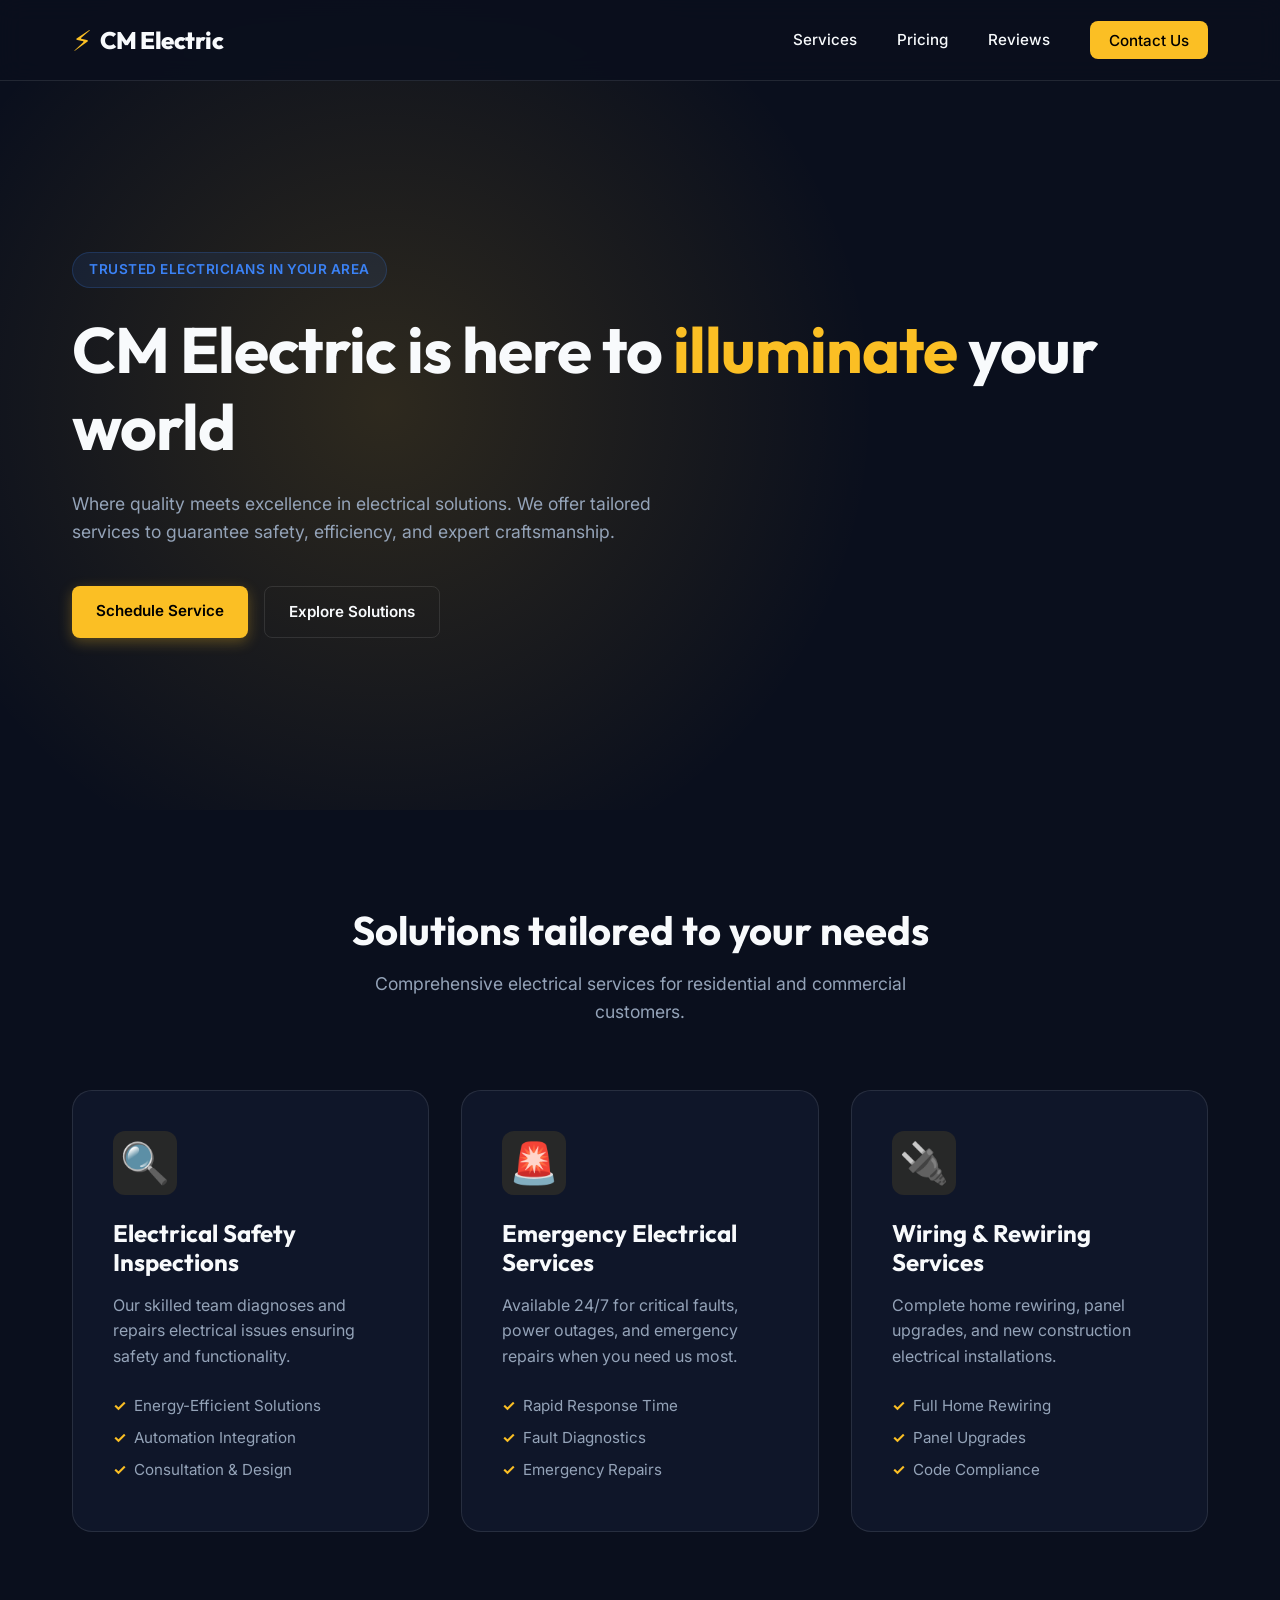
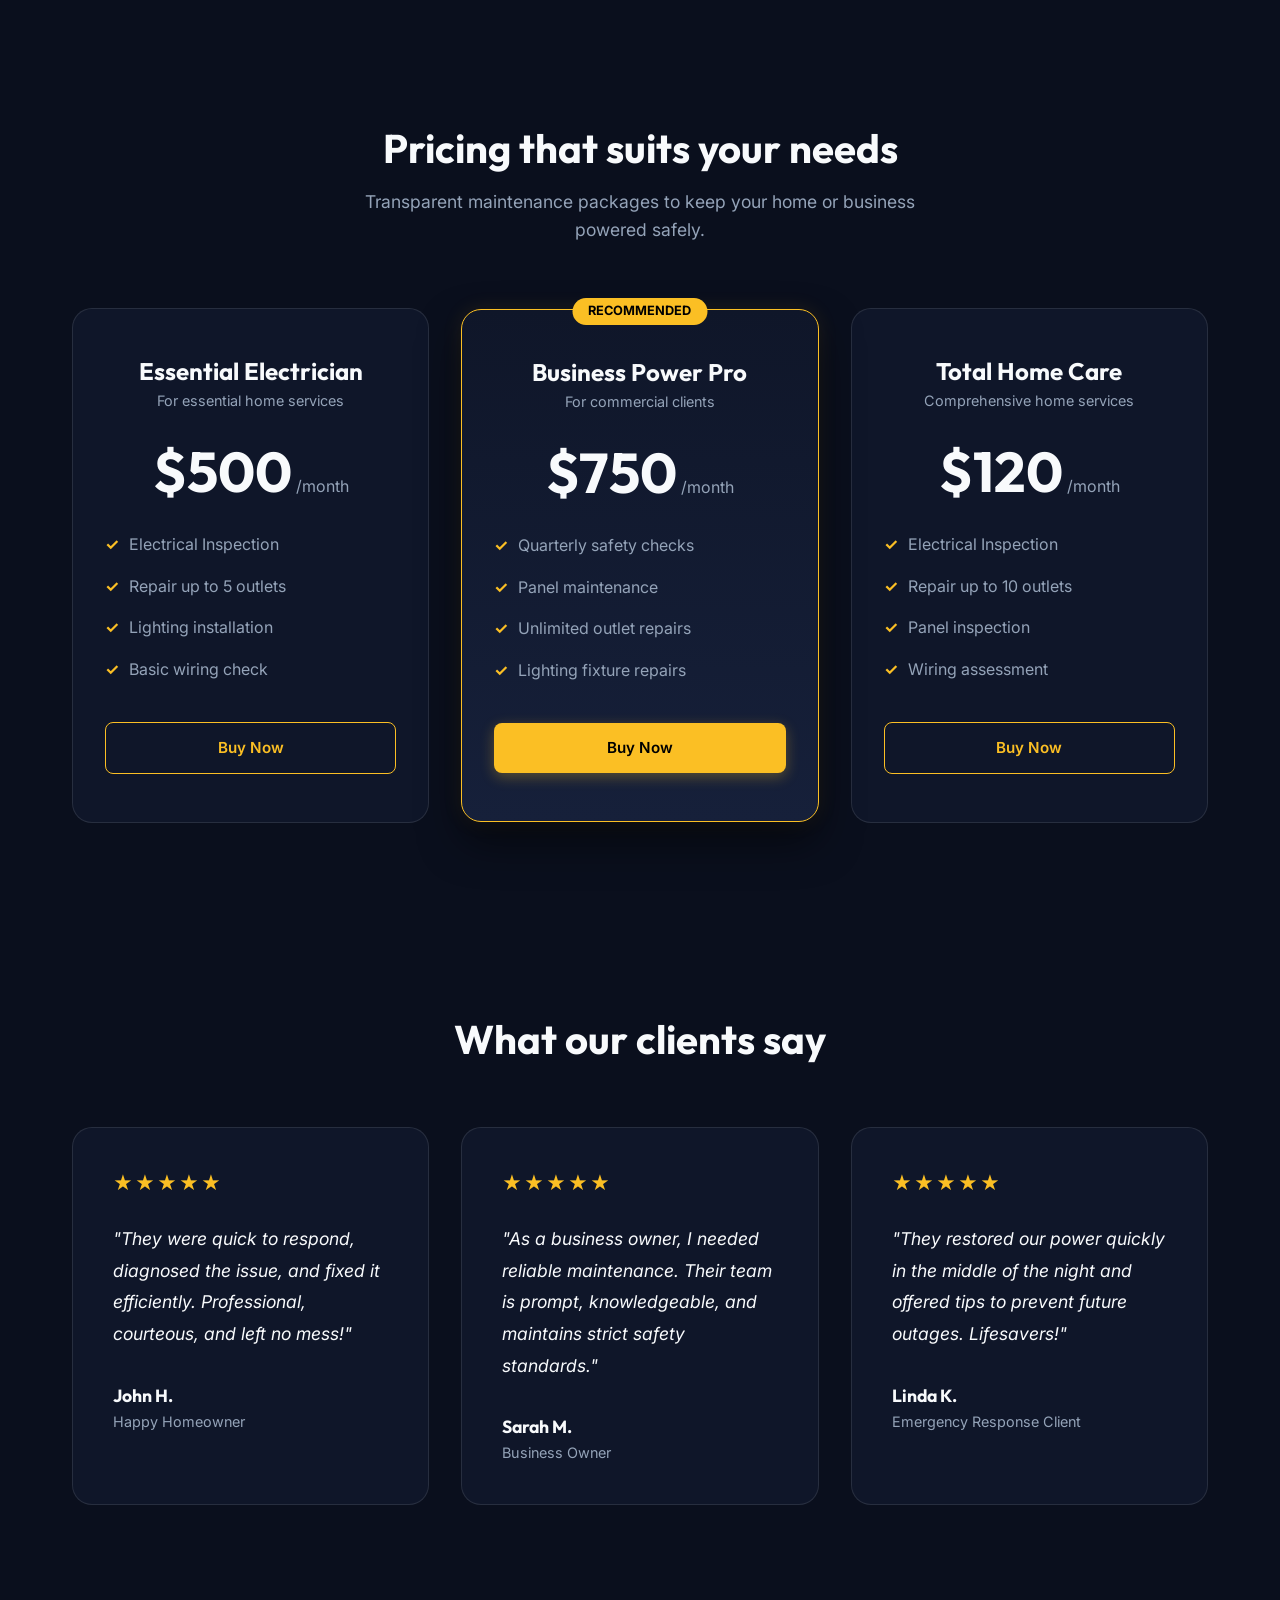
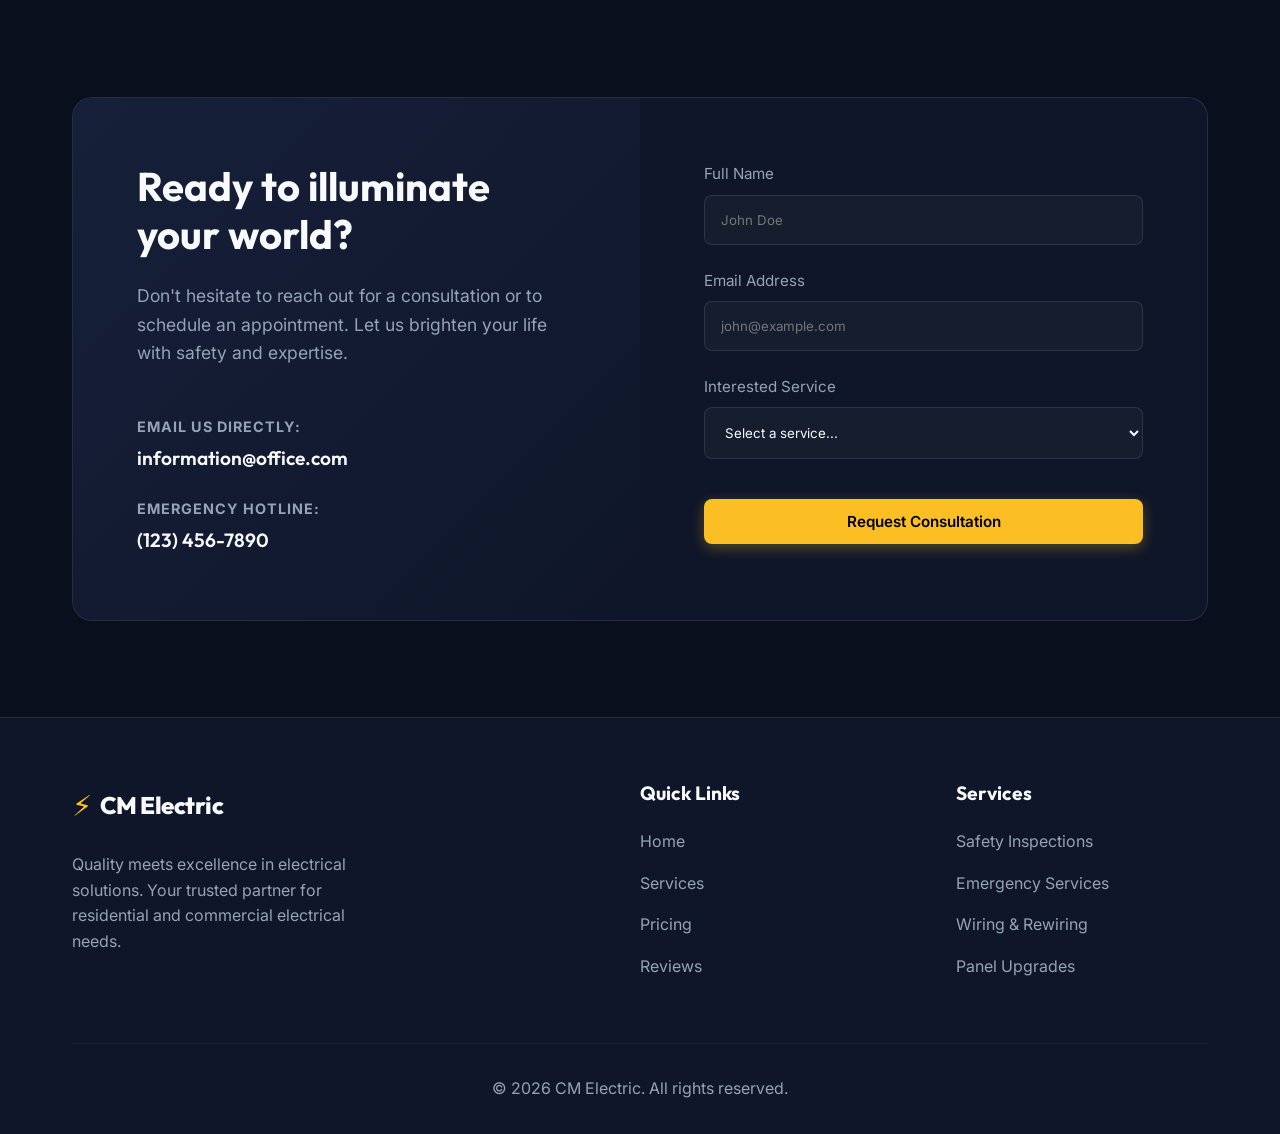
<file: index.html>
<!DOCTYPE html>
<html lang="en">
<head>
    <meta charset="UTF-8">
    <meta name="viewport" content="width=device-width, initial-scale=1.0">
    <meta name="description" content="CM Electric - Residential and Commercial Electricians providing quality electrical solutions, safety inspections, wiring, and emergency services.">
    <title>CM Electric | Quality Electrical Solutions</title>
    
    <!-- Google Fonts -->
    <link rel="preconnect" href="https://fonts.googleapis.com">
    <link rel="preconnect" href="https://fonts.gstatic.com" crossorigin>
    <link href="https://fonts.googleapis.com/css2?family=Inter:wght@400;500;600&family=Outfit:wght@500;700;800&display=swap" rel="stylesheet">
    
    <link rel="stylesheet" href="css/styles.css">
</head>
<body>
    <header class="header" id="header">
        <div class="container header-container">
            <a href="#" class="logo">
                <span class="logo-icon">⚡</span>
                <span class="logo-text">CM Electric</span>
            </a>
            
            <nav class="nav" id="nav-menu">
                <ul class="nav-list">
                    <li class="nav-item"><a href="services.html" class="nav-link">Services</a></li>
                    <li class="nav-item"><a href="#pricing" class="nav-link">Pricing</a></li>
                    <li class="nav-item"><a href="#reviews" class="nav-link">Reviews</a></li>
                    <li class="nav-item"><a href="#contact" class="nav-link nav-btn">Contact Us</a></li>
                </ul>
            </nav>
            
            <button class="mobile-toggle" id="mobile-toggle" aria-label="Toggle menu">
                <span></span>
                <span></span>
                <span></span>
            </button>
        </div>
    </header>

    <main>
        <!-- Hero Section -->
        <section class="hero" id="home">
            <div class="hero-container">
                <div class="hero-content">
                    <div class="badge">Trusted Electricians in Your Area</div>
                    <h1 class="hero-title">CM Electric is here to <span>illuminate</span> your world</h1>
                    <p class="hero-description">Where quality meets excellence in electrical solutions. We offer tailored services to guarantee safety, efficiency, and expert craftsmanship.</p>
                    <div class="hero-actions">
                        <a href="#contact" class="btn btn-primary">Schedule Service</a>
                        <a href="#services" class="btn btn-secondary">Explore Solutions</a>
                    </div>
                </div>
            </div>
            <!-- Decorative Background Elements -->
            <div class="bg-glow glow-1"></div>
            <div class="bg-glow glow-2"></div>
        </section>

        <!-- Services Section -->
        <section class="services section" id="services">
            <div class="container section-container">
                <div class="section-header text-center">
                    <h2 class="section-title">Solutions tailored to your needs</h2>
                    <p class="section-subtitle">Comprehensive electrical services for residential and commercial customers.</p>
                </div>
                
                <div class="services-grid">
                    <a href="safety-inspections.html" class="service-card">
                        <div class="service-icon">🔍</div>
                        <h3 class="service-title">Electrical Safety Inspections</h3>
                        <p class="service-desc">Our skilled team diagnoses and repairs electrical issues ensuring safety and functionality.</p>
                        <ul class="service-features">
                            <li>Energy-Efficient Solutions</li>
                            <li>Automation Integration</li>
                            <li>Consultation & Design</li>
                        </ul>
                    </a>

                    <a href="emergency-services.html" class="service-card">
                        <div class="service-icon">🚨</div>
                        <h3 class="service-title">Emergency Electrical Services</h3>
                        <p class="service-desc">Available 24/7 for critical faults, power outages, and emergency repairs when you need us most.</p>
                        <ul class="service-features">
                            <li>Rapid Response Time</li>
                            <li>Fault Diagnostics</li>
                            <li>Emergency Repairs</li>
                        </ul>
                    </a>

                    <a href="wiring-and-rewiring.html" class="service-card">
                        <div class="service-icon">🔌</div>
                        <h3 class="service-title">Wiring & Rewiring Services</h3>
                        <p class="service-desc">Complete home rewiring, panel upgrades, and new construction electrical installations.</p>
                        <ul class="service-features">
                            <li>Full Home Rewiring</li>
                            <li>Panel Upgrades</li>
                            <li>Code Compliance</li>
                        </ul>
                    </a>
                </div>
            </div>
        </section>

        <!-- Pricing Section -->
        <section class="pricing section" id="pricing">
            <div class="container section-container">
                <div class="section-header text-center">
                    <h2 class="section-title">Pricing that suits your needs</h2>
                    <p class="section-subtitle">Transparent maintenance packages to keep your home or business powered safely.</p>
                </div>

                <div class="pricing-grid">
                    <!-- Package 1 -->
                    <div class="pricing-card">
                        <h3 class="package-name">Essential Electrician</h3>
                        <p class="package-target">For essential home services</p>
                        <div class="package-price"><span>$500</span>/month</div>
                        <ul class="package-features">
                            <li>Electrical Inspection</li>
                            <li>Repair up to 5 outlets</li>
                            <li>Lighting installation</li>
                            <li>Basic wiring check</li>
                        </ul>
                        <a href="#contact" class="btn btn-outline block-btn">Buy Now</a>
                    </div>
                    
                    <!-- Package 2 (Highlighted) -->
                    <div class="pricing-card popular">
                        <div class="popular-badge">Recommended</div>
                        <h3 class="package-name">Business Power Pro</h3>
                        <p class="package-target">For commercial clients</p>
                        <div class="package-price"><span>$750</span>/month</div>
                        <ul class="package-features">
                            <li>Quarterly safety checks</li>
                            <li>Panel maintenance</li>
                            <li>Unlimited outlet repairs</li>
                            <li>Lighting fixture repairs</li>
                        </ul>
                        <a href="#contact" class="btn btn-primary block-btn">Buy Now</a>
                    </div>

                    <!-- Package 3 -->
                    <div class="pricing-card">
                        <h3 class="package-name">Total Home Care</h3>
                        <p class="package-target">Comprehensive home services</p>
                        <div class="package-price"><span>$120</span>/month</div>
                        <ul class="package-features">
                            <li>Electrical Inspection</li>
                            <li>Repair up to 10 outlets</li>
                            <li>Panel inspection</li>
                            <li>Wiring assessment</li>
                        </ul>
                        <a href="#contact" class="btn btn-outline block-btn">Buy Now</a>
                    </div>
                </div>
            </div>
        </section>

        <!-- Testimonials -->
        <section class="reviews section" id="reviews">
            <div class="container section-container">
                <div class="section-header text-center">
                    <h2 class="section-title">What our clients say</h2>
                </div>
                
                <div class="reviews-grid">
                    <div class="review-card">
                        <div class="review-stars">★★★★★</div>
                        <p class="review-text">"They were quick to respond, diagnosed the issue, and fixed it efficiently. Professional, courteous, and left no mess!"</p>
                        <div class="review-author">
                            <strong>John H.</strong>
                            <span>Happy Homeowner</span>
                        </div>
                    </div>
                    <div class="review-card">
                        <div class="review-stars">★★★★★</div>
                        <p class="review-text">"As a business owner, I needed reliable maintenance. Their team is prompt, knowledgeable, and maintains strict safety standards."</p>
                        <div class="review-author">
                            <strong>Sarah M.</strong>
                            <span>Business Owner</span>
                        </div>
                    </div>
                    <div class="review-card">
                        <div class="review-stars">★★★★★</div>
                        <p class="review-text">"They restored our power quickly in the middle of the night and offered tips to prevent future outages. Lifesavers!"</p>
                        <div class="review-author">
                            <strong>Linda K.</strong>
                            <span>Emergency Response Client</span>
                        </div>
                    </div>
                </div>
            </div>
        </section>

        <!-- Contact/CTA Section -->
        <section class="contact section" id="contact">
            <div class="container section-container">
                <div class="contact-box">
                    <div class="contact-info">
                        <h2 class="contact-title">Ready to illuminate your world?</h2>
                        <p class="contact-desc">Don't hesitate to reach out for a consultation or to schedule an appointment. Let us brighten your life with safety and expertise.</p>
                        <div class="contact-methods">
                            <div class="method">
                                <strong>Email Us directly:</strong>
                                <a href="mailto:information@office.com">information@office.com</a>
                            </div>
                            <div class="method">
                                <strong>Emergency Hotline:</strong>
                                <a href="tel:+1234567890">(123) 456-7890</a>
                            </div>
                        </div>
                    </div>
                    <div class="contact-form-wrapper">
                        <form class="form" id="contact-form">
                            <div class="form-group">
                                <label for="name">Full Name</label>
                                <input type="text" id="name" required placeholder="John Doe">
                            </div>
                            <div class="form-group">
                                <label for="email">Email Address</label>
                                <input type="email" id="email" required placeholder="john@example.com">
                            </div>
                            <div class="form-group">
                                <label for="service">Interested Service</label>
                                <select id="service" required>
                                    <option value="" disabled selected>Select a service...</option>
                                    <option value="safety">Safety Inspection</option>
                                    <option value="emergency">Emergency Repair</option>
                                    <option value="wiring">Wiring & Rewiring</option>
                                    <option value="package">Maintenance Package</option>
                                    <option value="other">Other</option>
                                </select>
                            </div>
                            <button type="submit" class="btn btn-primary block-btn submit-btn">Request Consultation</button>
                        </form>
                    </div>
                </div>
            </div>
        </section>
    </main>

    <footer class="footer">
        <div class="container footer-container">
            <div class="footer-top">
                <div class="footer-brand">
                    <a href="#" class="logo">
                        <span class="logo-icon">⚡</span>
                        <span class="logo-text">CM Electric</span>
                    </a>
                    <p>Quality meets excellence in electrical solutions. Your trusted partner for residential and commercial electrical needs.</p>
                </div>
                <div class="footer-links">
                    <h3>Quick Links</h3>
                    <ul>
                        <li><a href="#home">Home</a></li>
                        <li><a href="#services">Services</a></li>
                        <li><a href="#pricing">Pricing</a></li>
                        <li><a href="#reviews">Reviews</a></li>
                    </ul>
                </div>
                <div class="footer-links">
                    <h3>Services</h3>
                    <ul>
                        <li><a href="services.html">Safety Inspections</a></li>
                        <li><a href="services.html">Emergency Services</a></li>
                        <li><a href="services.html">Wiring & Rewiring</a></li>
                        <li><a href="services.html">Panel Upgrades</a></li>
                    </ul>
                </div>
            </div>
            <div class="footer-bottom">
                <p>&copy; 2026 CM Electric. All rights reserved.</p>
            </div>
        </div>
    </footer>

    <script src="js/main.js"></script>
</body>
</html>
</file>
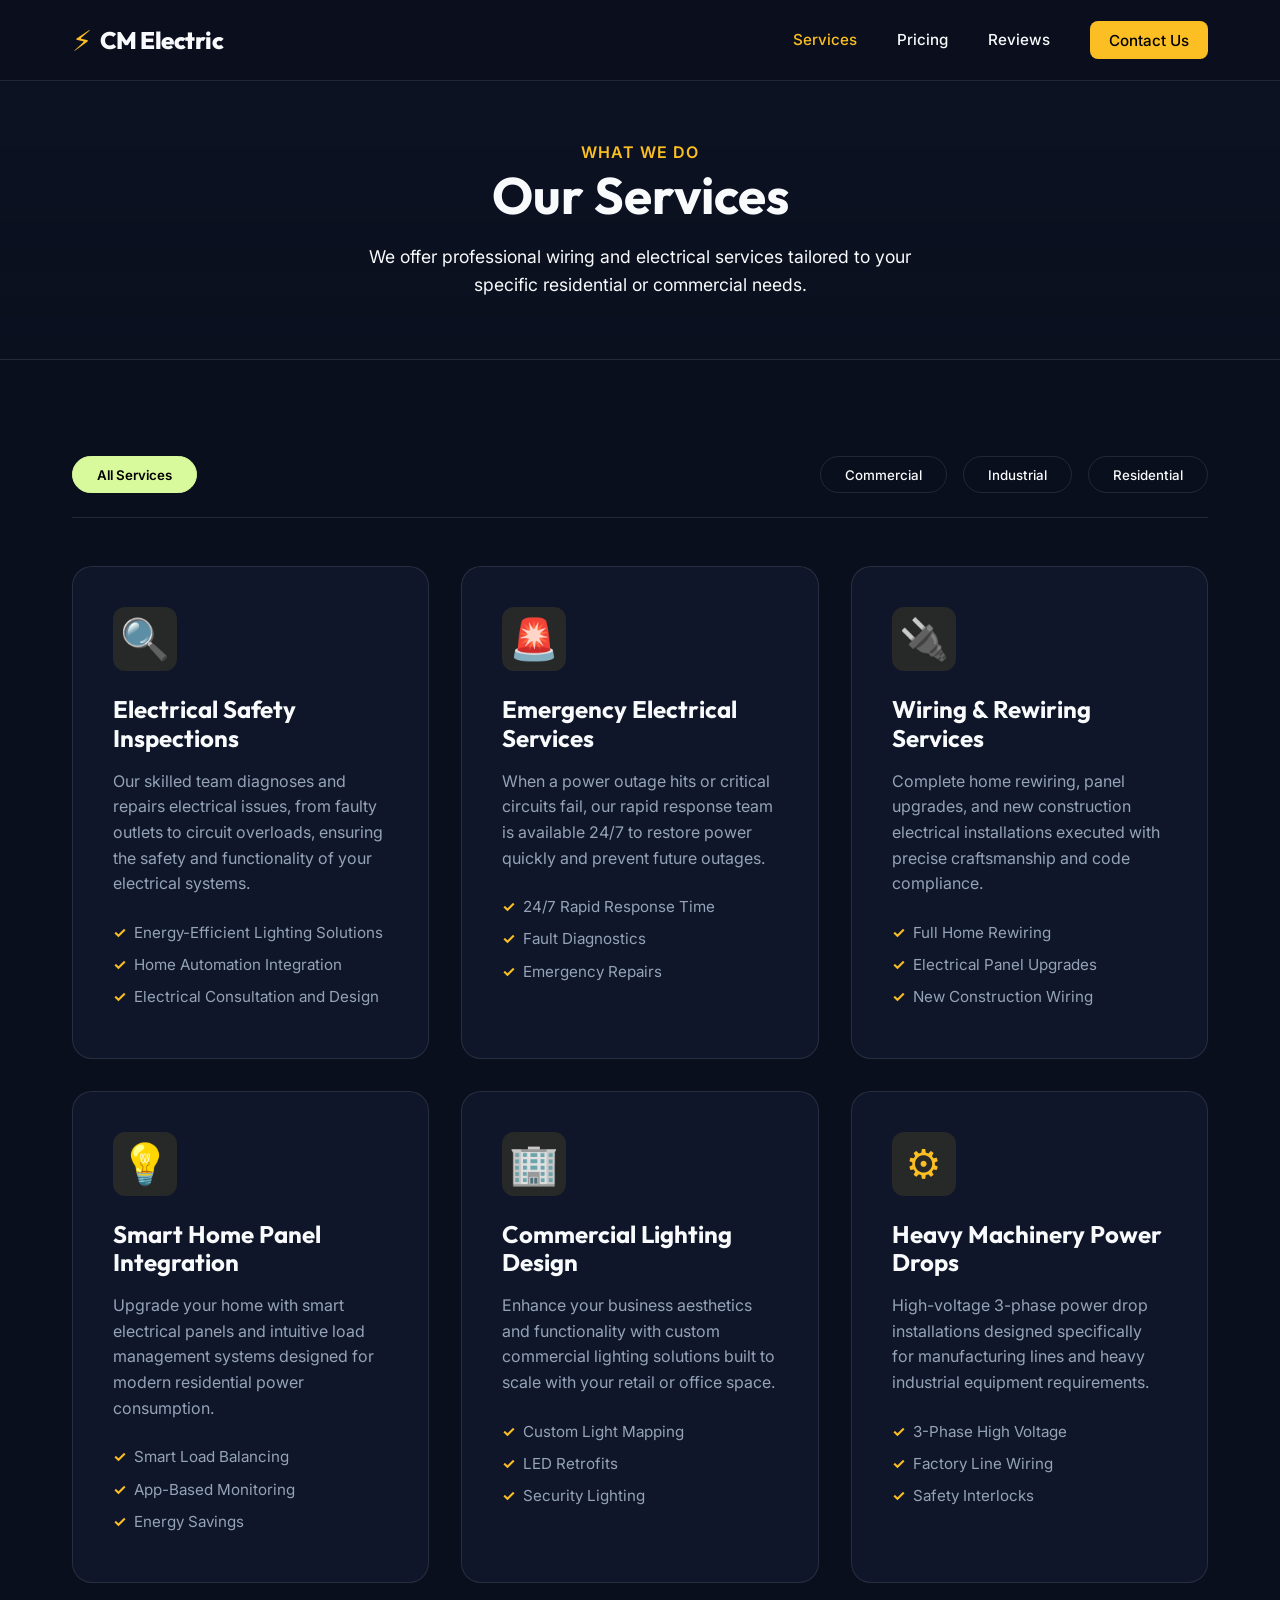
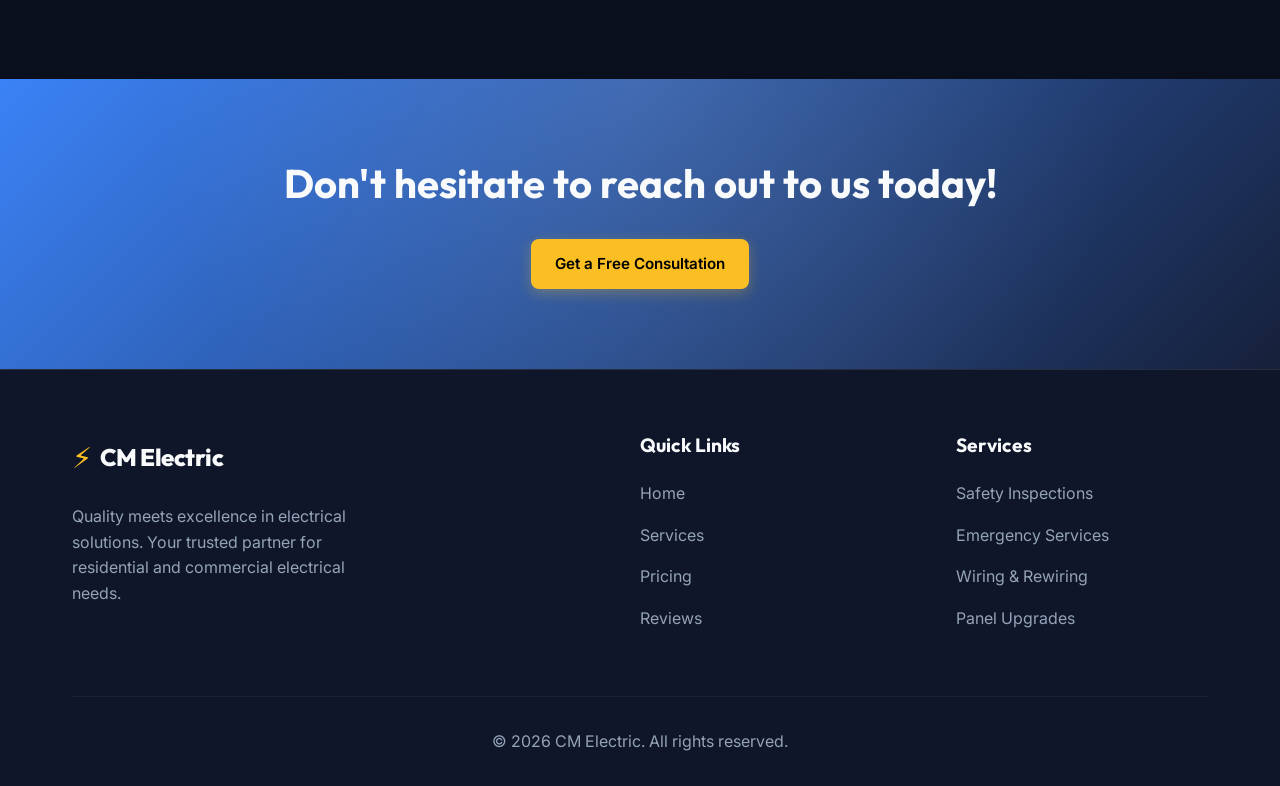
<file: services.html>
<!DOCTYPE html>
<html lang="en">
<head>
    <meta charset="UTF-8">
    <meta name="viewport" content="width=device-width, initial-scale=1.0">
    <meta name="description" content="CM Electric Services - Professional electrical safety inspections, wiring, panel upgrades, and 24/7 emergency services.">
    <title>Our Services | CM Electric</title>
    
    <!-- Google Fonts -->
    <link rel="preconnect" href="https://fonts.googleapis.com">
    <link rel="preconnect" href="https://fonts.gstatic.com" crossorigin>
    <link href="https://fonts.googleapis.com/css2?family=Inter:wght@400;500;600&family=Outfit:wght@500;700;800&display=swap" rel="stylesheet">
    
    <link rel="stylesheet" href="css/styles.css">
</head>
<body>
    <header class="header" id="header">
        <div class="container header-container">
            <a href="index.html" class="logo">
                <span class="logo-icon">⚡</span>
                <span class="logo-text">CM Electric</span>
            </a>
            
            <nav class="nav" id="nav-menu">
                <ul class="nav-list">
                    <li class="nav-item"><a href="services.html" class="nav-link" style="color: var(--brand-primary)">Services</a></li>
                    <li class="nav-item"><a href="index.html#pricing" class="nav-link">Pricing</a></li>
                    <li class="nav-item"><a href="index.html#reviews" class="nav-link">Reviews</a></li>
                    <li class="nav-item"><a href="index.html#contact" class="nav-link nav-btn">Contact Us</a></li>
                </ul>
            </nav>
            
            <button class="mobile-toggle" id="mobile-toggle" aria-label="Toggle menu">
                <span></span>
                <span></span>
                <span></span>
            </button>
        </div>
    </header>

    <main>
        <!-- Page Hero -->
        <section class="page-hero">
            <div class="container">
                <div class="page-hero-subtitle">What We Do</div>
                <h1 class="page-hero-title">Our Services</h1>
                <p class="section-subtitle" style="margin: 0 auto; color: var(--text-primary)">We offer professional wiring and electrical services tailored to your specific residential or commercial needs.</p>
            </div>
            <!-- Decorative Elements -->
            <div class="bg-glow glow-1"></div>
        </section>

        <!-- Detailed Services Section -->
        <section class="services section">
            <div class="container section-container">
                <!-- Services Filter -->
                <div class="services-filter">
                    <button class="filter-btn active" data-filter="all">All Services</button>
                    <div class="filter-group">
                        <button class="filter-btn" data-filter="commercial">Commercial</button>
                        <button class="filter-btn" data-filter="industrial">Industrial</button>
                        <button class="filter-btn" data-filter="residential">Residential</button>
                    </div>
                </div>

                <div class="services-grid">
                    <!-- Service 1 -->
                    <a href="safety-inspections.html" class="service-card" data-category="residential">
                        <div class="service-icon">🔍</div>
                        <h3 class="service-title">Electrical Safety Inspections</h3>
                        <p class="service-desc">Our skilled team diagnoses and repairs electrical issues, from faulty outlets to circuit overloads, ensuring the safety and functionality of your electrical systems.</p>
                        <ul class="service-features">
                            <li>Energy-Efficient Lighting Solutions</li>
                            <li>Home Automation Integration</li>
                            <li>Electrical Consultation and Design</li>
                        </ul>
                    </a>

                    <!-- Service 2 -->
                    <a href="emergency-services.html" class="service-card" data-category="commercial">
                        <div class="service-icon">🚨</div>
                        <h3 class="service-title">Emergency Electrical Services</h3>
                        <p class="service-desc">When a power outage hits or critical circuits fail, our rapid response team is available 24/7 to restore power quickly and prevent future outages.</p>
                        <ul class="service-features">
                            <li>24/7 Rapid Response Time</li>
                            <li>Fault Diagnostics</li>
                            <li>Emergency Repairs</li>
                        </ul>
                    </a>

                    <!-- Service 3 -->
                    <a href="wiring-and-rewiring.html" class="service-card" data-category="industrial">
                        <div class="service-icon">🔌</div>
                        <h3 class="service-title">Wiring & Rewiring Services</h3>
                        <p class="service-desc">Complete home rewiring, panel upgrades, and new construction electrical installations executed with precise craftsmanship and code compliance.</p>
                        <ul class="service-features">
                            <li>Full Home Rewiring</li>
                            <li>Electrical Panel Upgrades</li>
                            <li>New Construction Wiring</li>
                        </ul>
                    </a>

                    <!-- Service 4 -->
                    <a href="smart-home-integration.html" class="service-card" data-category="residential">
                        <div class="service-icon">💡</div>
                        <h3 class="service-title">Smart Home Panel Integration</h3>
                        <p class="service-desc">Upgrade your home with smart electrical panels and intuitive load management systems designed for modern residential power consumption.</p>
                        <ul class="service-features">
                            <li>Smart Load Balancing</li>
                            <li>App-Based Monitoring</li>
                            <li>Energy Savings</li>
                        </ul>
                    </a>
                    
                    <!-- Service 5 -->
                    <a href="commercial-lighting.html" class="service-card" data-category="commercial">
                        <div class="service-icon">🏢</div>
                        <h3 class="service-title">Commercial Lighting Design</h3>
                        <p class="service-desc">Enhance your business aesthetics and functionality with custom commercial lighting solutions built to scale with your retail or office space.</p>
                        <ul class="service-features">
                            <li>Custom Light Mapping</li>
                            <li>LED Retrofits</li>
                            <li>Security Lighting</li>
                        </ul>
                    </a>

                    <!-- Service 6 -->
                    <a href="industrial-power-drops.html" class="service-card" data-category="industrial">
                        <div class="service-icon">⚙️</div>
                        <h3 class="service-title">Heavy Machinery Power Drops</h3>
                        <p class="service-desc">High-voltage 3-phase power drop installations designed specifically for manufacturing lines and heavy industrial equipment requirements.</p>
                        <ul class="service-features">
                            <li>3-Phase High Voltage</li>
                            <li>Factory Line Wiring</li>
                            <li>Safety Interlocks</li>
                        </ul>
                    </a>
                </div>
            </div>
        </section>

        <!-- CTA Banner -->
        <section class="cta-banner">
            <div class="container">
                <h2 class="cta-title">Don't hesitate to reach out to us today!</h2>
                <div class="cta-actions">
                    <a href="index.html#contact" class="btn btn-primary">Get a Free Consultation</a>
                </div>
            </div>
        </section>
    </main>

    <footer class="footer">
        <div class="container footer-container">
            <div class="footer-top">
                <div class="footer-brand">
                    <a href="index.html" class="logo">
                        <span class="logo-icon">⚡</span>
                        <span class="logo-text">CM Electric</span>
                    </a>
                    <p>Quality meets excellence in electrical solutions. Your trusted partner for residential and commercial electrical needs.</p>
                </div>
                <div class="footer-links">
                    <h3>Quick Links</h3>
                    <ul>
                        <li><a href="index.html">Home</a></li>
                        <li><a href="services.html">Services</a></li>
                        <li><a href="index.html#pricing">Pricing</a></li>
                        <li><a href="index.html#reviews">Reviews</a></li>
                    </ul>
                </div>
                <div class="footer-links">
                    <h3>Services</h3>
                    <ul>
                        <li><a href="services.html">Safety Inspections</a></li>
                        <li><a href="services.html">Emergency Services</a></li>
                        <li><a href="services.html">Wiring & Rewiring</a></li>
                        <li><a href="services.html">Panel Upgrades</a></li>
                    </ul>
                </div>
            </div>
            <div class="footer-bottom">
                <p>&copy; 2026 CM Electric. All rights reserved.</p>
            </div>
        </div>
    </footer>

    <script src="js/main.js"></script>
</body>
</html>
</file>
<file: css/styles.css>
/* Custom Properties & Design Tokens */
:root {
  /* Colors */
  --bg-primary: #0a0f1d;
  --bg-secondary: #0f1629;
  --bg-tertiary: #16203a;
  
  --text-primary: #f8fafc;
  --text-secondary: #94a3b8;
  
  --brand-primary: #fbbf24; /* Electric amber */
  --brand-primary-hover: #f59e0b;
  --brand-secondary: #3b82f6; /* Electric blue */
  
  --border-color: rgba(255, 255, 255, 0.1);
  --card-glow: rgba(59, 130, 246, 0.15);
  
  /* Typography */
  --font-heading: 'Outfit', system-ui, sans-serif;
  --font-body: 'Inter', system-ui, sans-serif;
  
  /* Layout */
  --container-width: 1200px;
  --container-padding: 2rem;
  
  /* Transitions */
  --transition-fast: 0.2s ease;
  --transition-normal: 0.3s ease;
  
  /* Radii */
  --radius-sm: 8px;
  --radius-md: 12px;
  --radius-lg: 20px;
}

* {
  margin: 0;
  padding: 0;
  box-sizing: border-box;
}

html {
  scroll-behavior: smooth;
}

body {
  font-family: var(--font-body);
  background-color: var(--bg-primary);
  color: var(--text-primary);
  line-height: 1.6;
  -webkit-font-smoothing: antialiased;
}

a {
  text-decoration: none;
  color: inherit;
  transition: color var(--transition-fast);
}

ul {
  list-style: none;
}

.container {
  max-width: var(--container-width);
  margin: 0 auto;
  padding: 0 var(--container-padding);
}

/* Utilities */
.text-center { text-align: center; }
.block-btn { display: block; width: 100%; text-align: center; }

/* Buttons */
.btn {
  display: inline-block;
  padding: 0.8rem 1.5rem;
  border-radius: var(--radius-sm);
  font-weight: 600;
  font-family: var(--font-body);
  font-size: 0.95rem;
  cursor: pointer;
  transition: all var(--transition-fast);
  border: none;
  text-decoration: none;
}

.btn-primary {
  background-color: var(--brand-primary);
  color: #000;
  box-shadow: 0 4px 14px rgba(251, 191, 36, 0.3);
}

.btn-primary:hover {
  background-color: var(--brand-primary-hover);
  transform: translateY(-2px);
  box-shadow: 0 6px 20px rgba(251, 191, 36, 0.4);
}

.btn-secondary {
  background-color: transparent;
  color: var(--text-primary);
  border: 1px solid var(--border-color);
}

.btn-secondary:hover {
  background-color: var(--border-color);
  transform: translateY(-2px);
}

.btn-outline {
  background-color: transparent;
  color: var(--brand-primary);
  border: 1px solid var(--brand-primary);
}

.btn-outline:hover {
  background-color: rgba(251, 191, 36, 0.1);
}

/* Typography elements */
h1, h2, h3, h4, h5, h6 {
  font-family: var(--font-heading);
  line-height: 1.2;
}

.section {
  padding: 6rem 0;
}

.section-header {
  margin-bottom: 4rem;
}

.section-title {
  font-size: 2.5rem;
  margin-bottom: 1rem;
}

.section-subtitle {
  color: var(--text-secondary);
  font-size: 1.1rem;
  max-width: 600px;
  margin: 0 auto;
}

/* Header */
.header {
  position: fixed;
  top: 0;
  left: 0;
  width: 100%;
  z-index: 100;
  background-color: rgba(10, 15, 29, 0.9);
  backdrop-filter: blur(12px);
  border-bottom: 1px solid var(--border-color);
  transition: all var(--transition-normal);
}

.header-container {
  display: flex;
  justify-content: space-between;
  align-items: center;
  height: 80px;
}

.logo {
  display: flex;
  align-items: center;
  gap: 0.5rem;
  font-family: var(--font-heading);
  font-size: 1.5rem;
  font-weight: 800;
  letter-spacing: -0.5px;
}

.logo-icon {
  color: var(--brand-primary);
  font-size: 1.8rem;
}

.nav-list {
  display: flex;
  align-items: center;
  gap: 2.5rem;
}

.nav-link {
  font-size: 0.95rem;
  font-weight: 500;
  color: var(--text-primary);
}

.nav-link:hover {
  color: var(--brand-primary);
}

.nav-btn {
  background-color: var(--brand-primary);
  color: #000;
  padding: 0.6rem 1.2rem;
  border-radius: var(--radius-sm);
}

.nav-btn:hover {
  background-color: var(--brand-primary-hover);
  color: #000;
}

.mobile-toggle {
  display: none;
  flex-direction: column;
  gap: 5px;
  background: transparent;
  border: none;
  cursor: pointer;
  z-index: 101;
}

.mobile-toggle span {
  display: block;
  width: 25px;
  height: 2px;
  background-color: var(--text-primary);
  transition: 0.3s;
}

/* Hero Section */
.hero {
  position: relative;
  min-height: 90vh;
  display: flex;
  align-items: center;
  justify-content: center;
  padding-top: 80px;
  overflow: hidden;
  background: linear-gradient(90deg, rgba(10, 15, 29, 0.95) 0%, rgba(10, 15, 29, 0.80) 45%, rgba(10, 15, 29, 0.10) 100%), url('file:///Users/internetdust/.gemini/antigravity/brain/98e9e8c0-e369-4439-9c78-7a423a5ee167/electrician_hero_v2_1774403513287.png') center/cover no-repeat;
}

.hero::before {
  content: '';
  position: absolute;
  top: 0; left: 0; right: 0; bottom: 0;
  background-image: 
    radial-gradient(circle at 30% 50%, rgba(251, 191, 36, 0.15), transparent 50%);
  z-index: 1;
}

.hero-container {
  width: 100%;
  max-width: 1200px;
  padding: 0 var(--container-padding);
  display: flex;
  flex-direction: column;
  align-items: flex-start;
  text-align: left;
  z-index: 2;
}

.badge {
  display: inline-block;
  padding: 0.4rem 1rem;
  border-radius: 50px;
  background-color: rgba(59, 130, 246, 0.1);
  color: var(--brand-secondary);
  font-size: 0.85rem;
  font-weight: 600;
  border: 1px solid rgba(59, 130, 246, 0.2);
  margin-bottom: 1.5rem;
  letter-spacing: 0.5px;
  text-transform: uppercase;
}

.hero-title {
  font-size: clamp(2.5rem, 5vw, 4.5rem);
  margin-bottom: 1.5rem;
  letter-spacing: -1px;
}

.hero-title span {
  color: var(--brand-primary);
  position: relative;
}

.hero-description {
  font-size: 1.1rem;
  color: var(--text-secondary);
  margin-bottom: 2.5rem;
  max-width: 600px;
  margin-left: 0;
  margin-right: 0;
}

.hero-actions {
  display: flex;
  gap: 1rem;
  justify-content: flex-start;
}

/* Services Filter */
.services-filter {
  display: flex;
  justify-content: space-between;
  align-items: center;
  margin-bottom: 3rem;
  padding-bottom: 1.5rem;
  border-bottom: 1px solid var(--border-color);
}

.filter-group {
  display: flex;
  gap: 1rem;
}

.filter-btn {
  background: transparent;
  border: 1px solid var(--border-color);
  color: var(--text-primary);
  padding: 0.6rem 1.5rem;
  border-radius: 50px;
  font-family: var(--font-body);
  font-weight: 500;
  cursor: pointer;
  transition: all var(--transition-normal);
}

.filter-btn:hover {
  background: rgba(255,255,255,0.05);
  border-color: rgba(255,255,255,0.3);
}

.filter-btn.active {
  background: #d9f99d;
  color: #000;
  border-color: #d9f99d;
  font-weight: 600;
}

/* Services */
.services-grid {
  display: grid;
  grid-template-columns: repeat(auto-fit, minmax(300px, 1fr));
  gap: 2rem;
  transition: opacity 0.3s ease;
}

.service-card {
  background-color: var(--bg-secondary);
  border: 1px solid var(--border-color);
  padding: 2.5rem;
  border-radius: var(--radius-lg);
  transition: transform var(--transition-normal), box-shadow var(--transition-normal);
}

.service-card:hover {
  transform: translateY(-5px);
  box-shadow: 0 15px 30px rgba(0,0,0,0.3);
  border-color: rgba(255,255,255,0.2);
}

.service-icon {
  font-size: 2.5rem;
  margin-bottom: 1.5rem;
  background: rgba(251,191,36,0.1);
  width: 64px; height: 64px;
  display: flex;
  align-items: center;
  justify-content: center;
  border-radius: var(--radius-md);
  color: var(--brand-primary);
}

.service-title {
  font-size: 1.5rem;
  margin-bottom: 1rem;
}

.service-desc {
  color: var(--text-secondary);
  margin-bottom: 1.5rem;
}

.service-features li {
  display: flex;
  align-items: center;
  gap: 0.5rem;
  margin-bottom: 0.5rem;
  color: var(--text-secondary);
  font-size: 0.95rem;
}

.service-features li::before {
  content: '✓';
  color: var(--brand-primary);
  font-weight: bold;
}

/* Pricing Section */
.pricing-grid {
  display: grid;
  grid-template-columns: repeat(3, 1fr);
  gap: 2rem;
  align-items: center;
}

.pricing-card {
  background-color: var(--bg-secondary);
  border: 1px solid var(--border-color);
  border-radius: var(--radius-lg);
  padding: 3rem 2rem;
  text-align: center;
  position: relative;
  transition: transform var(--transition-normal);
}

.pricing-card:hover {
  transform: translateY(-5px);
}

.pricing-card.popular {
  background: linear-gradient(180deg, var(--bg-secondary) 0%, var(--bg-tertiary) 100%);
  border-color: var(--brand-primary);
  transform: scale(1.05);
  box-shadow: 0 20px 40px rgba(0,0,0,0.5), 0 0 20px rgba(251,191,36,0.1);
  z-index: 2;
}

.pricing-card.popular:hover {
  transform: scale(1.05) translateY(-5px);
}

.popular-badge {
  position: absolute;
  top: -12px;
  left: 50%;
  transform: translateX(-50%);
  background-color: var(--brand-primary);
  color: #000;
  padding: 0.2rem 1rem;
  border-radius: 20px;
  font-size: 0.8rem;
  font-weight: 700;
  text-transform: uppercase;
}

.package-name {
  font-size: 1.5rem;
  margin-bottom: 0.2rem;
}

.package-target {
  color: var(--text-secondary);
  font-size: 0.9rem;
  margin-bottom: 2rem;
}

.package-price {
  font-size: 1rem;
  color: var(--text-secondary);
  margin-bottom: 2rem;
  display: flex;
  justify-content: center;
  align-items: baseline;
  gap: 4px;
}

.package-price span {
  font-size: 3.5rem;
  font-family: var(--font-heading);
  font-weight: 700;
  color: var(--text-primary);
  line-height: 1;
}

.package-features {
  text-align: left;
  margin-bottom: 2.5rem;
}

.package-features li {
  margin-bottom: 1rem;
  color: var(--text-secondary);
  display: flex;
  gap: 10px;
}

.package-features li::before {
  content: '✓';
  color: var(--brand-primary);
  font-weight: bold;
}

/* Reviews */
.reviews-grid {
  display: grid;
  grid-template-columns: repeat(auto-fit, minmax(300px, 1fr));
  gap: 2rem;
}

.review-card {
  background-color: var(--bg-secondary);
  padding: 2.5rem;
  border-radius: var(--radius-lg);
  border: 1px solid var(--border-color);
}

.review-stars {
  color: var(--brand-primary);
  margin-bottom: 1.5rem;
  font-size: 1.2rem;
  letter-spacing: 2px;
}

.review-text {
  font-size: 1.1rem;
  font-style: italic;
  margin-bottom: 2rem;
  line-height: 1.8;
  color: var(--text-primary);
}

.review-author {
  display: flex;
  flex-direction: column;
}

.review-author strong {
  font-family: var(--font-heading);
  font-size: 1.1rem;
}

.review-author span {
  color: var(--text-secondary);
  font-size: 0.9rem;
}

/* Contact Section */
.contact-box {
  background-color: var(--bg-secondary);
  border-radius: var(--radius-lg);
  display: grid;
  grid-template-columns: 1fr 1fr;
  overflow: hidden;
  border: 1px solid var(--border-color);
}

.contact-info {
  padding: 4rem;
  background: linear-gradient(135deg, var(--bg-tertiary), var(--bg-secondary));
}

.contact-title {
  font-size: 2.5rem;
  margin-bottom: 1.5rem;
}

.contact-desc {
  color: var(--text-secondary);
  margin-bottom: 3rem;
  font-size: 1.1rem;
}

.contact-methods {
  display: flex;
  flex-direction: column;
  gap: 1.5rem;
}

.method {
  display: flex;
  flex-direction: column;
  gap: 0.3rem;
}

.method strong {
  color: var(--text-secondary);
  font-size: 0.9rem;
  text-transform: uppercase;
  letter-spacing: 1px;
}

.method a {
  font-size: 1.2rem;
  font-family: var(--font-heading);
  font-weight: 600;
  color: var(--text-primary);
}

.method a:hover {
  color: var(--brand-primary);
}

.contact-form-wrapper {
  padding: 4rem;
}

.form-group {
  margin-bottom: 1.5rem;
}

.form-group label {
  display: block;
  margin-bottom: 0.5rem;
  font-size: 0.95rem;
  color: var(--text-secondary);
}

.form-group input, 
.form-group select {
  width: 100%;
  padding: 1rem;
  background-color: rgba(255,255,255,0.03);
  border: 1px solid var(--border-color);
  border-radius: var(--radius-sm);
  color: var(--text-primary);
  font-family: var(--font-body);
  transition: all var(--transition-fast);
}

.form-group input:focus, 
.form-group select:focus {
  outline: none;
  border-color: var(--brand-primary);
  background-color: rgba(255,255,255,0.05);
}

.submit-btn {
  margin-top: 1rem;
}

/* Footer */
.footer {
  background-color: var(--bg-secondary);
  padding: 4rem 0 2rem;
  border-top: 1px solid var(--border-color);
}

.footer-top {
  display: grid;
  grid-template-columns: 2fr 1fr 1fr;
  gap: 4rem;
  margin-bottom: 4rem;
}

.footer-brand p {
  color: var(--text-secondary);
  margin-top: 1.5rem;
  max-width: 300px;
}

.footer-links h3 {
  font-size: 1.2rem;
  margin-bottom: 1.5rem;
}

.footer-links ul {
  display: flex;
  flex-direction: column;
  gap: 1rem;
}

.footer-links a {
  color: var(--text-secondary);
}

.footer-links a:hover {
  color: var(--brand-primary);
}

.footer-bottom {
  text-align: center;
  color: var(--text-secondary);
  padding-top: 2rem;
  border-top: 1px solid rgba(255,255,255,0.05);
}

/* Page Hero (Sub-hero for inner pages) */
.page-hero {
  position: relative;
  min-height: 40vh;
  display: flex;
  align-items: center;
  justify-content: center;
  padding-top: 80px;
  background: linear-gradient(rgba(10, 15, 29, 0.8), rgba(10, 15, 29, 0.95)), var(--bg-tertiary);
  text-align: center;
  border-bottom: 1px solid var(--border-color);
}

.page-hero-title {
  font-size: clamp(2.5rem, 4vw, 3.5rem);
  margin-bottom: 1rem;
}

.page-hero-subtitle {
  color: var(--brand-primary);
  font-weight: 600;
  text-transform: uppercase;
  letter-spacing: 1px;
}

/* CTA Banner */
.cta-banner {
  background: linear-gradient(135deg, var(--brand-secondary), var(--bg-tertiary));
  padding: 5rem 0;
  text-align: center;
  position: relative;
  overflow: hidden;
}

.cta-banner::before {
  content: '';
  position: absolute;
  top: 0; left: 0; right: 0; bottom: 0;
  background: radial-gradient(circle at 50% 0%, rgba(255,255,255,0.1), transparent 70%);
}

.cta-title {
  font-size: 2.5rem;
  margin-bottom: 1.5rem;
  position: relative;
  z-index: 1;
}

.cta-actions {
  position: relative;
  z-index: 1;
  margin-top: 2rem;
}

/* Responsive */
@media (max-width: 992px) {
  .hero-container { text-align: center; align-items: center; }
  .pricing-grid { grid-template-columns: 1fr; max-width: 500px; margin: 0 auto; }
  .pricing-card.popular { transform: scale(1); }
  .pricing-card.popular:hover { transform: scale(1) translateY(-5px); }
  .contact-box { grid-template-columns: 1fr; }
}

@media (max-width: 768px) {
  .nav-list {
    position: fixed;
    top: 80px;
    left: -100%;
    width: 100%;
    height: calc(100vh - 80px);
    background-color: var(--bg-primary);
    flex-direction: column;
    padding: 3rem;
    transition: 0.3s;
  }
  .nav-list.active { left: 0; }
  .mobile-toggle { display: flex; }
  .mobile-toggle.active span:nth-child(1) { transform: translateY(7px) rotate(45deg); }
  .mobile-toggle.active span:nth-child(2) { opacity: 0; }
  .mobile-toggle.active span:nth-child(3) { transform: translateY(-7px) rotate(-45deg); }
  .footer-top { grid-template-columns: 1fr; gap: 2rem; }
  .services-filter { flex-direction: column; align-items: flex-start; gap: 1.5rem; }
  .filter-group { flex-wrap: wrap; }
}

/* Service Detail Page CSS */
.service-detail-hero {
  position: relative;
  min-height: 80vh;
  display: flex;
  align-items: center;
  justify-content: center;
  padding-top: 120px;
  background-color: var(--bg-primary);
  text-align: center;
}

.service-detail-hero .container {
  display: flex;
  flex-direction: column;
  align-items: center;
  max-width: 900px;
}

.service-category-tag {
  color: var(--brand-primary);
  font-size: 0.9rem;
  font-weight: 700;
  text-transform: uppercase;
  letter-spacing: 2px;
  margin-bottom: 1rem;
}

.service-detail-title {
  font-size: clamp(2.5rem, 5vw, 4rem);
  margin-bottom: 1.5rem;
}

.service-detail-subtitle {
  color: var(--text-secondary);
  font-size: 1.1rem;
  max-width: 600px;
  margin-bottom: 3rem;
}

.service-featured-image {
  width: 100%;
  max-width: 1200px;
  height: clamp(300px, 40vh, 500px);
  object-fit: cover;
  border-radius: var(--radius-lg);
  box-shadow: 0 20px 40px rgba(0,0,0,0.5);
  margin-top: 2rem;
}

.service-layout {
  display: grid;
  grid-template-columns: 2fr 1fr;
  gap: 4rem;
  padding: 4rem 0 8rem;
}

/* Main Content Typography */
.main-content {
  color: var(--text-secondary);
}

.main-content h2 {
  color: var(--text-primary);
  font-size: 2rem;
  margin: 3rem 0 1.5rem;
}

.main-content p {
  margin-bottom: 1.5rem;
  font-size: 1.05rem;
  line-height: 1.8;
}

.main-content img {
  width: 100%;
  border-radius: var(--radius-md);
  margin: 2rem 0;
  object-fit: cover;
}

.main-content ul {
  margin-bottom: 2rem;
  padding-left: 1rem;
}

.main-content ul li {
  margin-bottom: 0.8rem;
  position: relative;
  padding-left: 1.5rem;
}

.main-content ul li::before {
  content: '✓';
  position: absolute;
  left: 0;
  color: var(--brand-primary);
  font-weight: bold;
}

.highlight-box {
  background: var(--bg-secondary);
  border-left: 4px solid var(--brand-primary);
  padding: 2rem 2.5rem;
  margin: 3rem 0;
  border-radius: 0 var(--radius-md) var(--radius-md) 0;
}

.highlight-box p {
  font-size: 1.25rem;
  font-weight: 500;
  color: var(--text-primary);
  margin: 0;
  line-height: 1.6;
}

/* Sidebar Styling */
.sidebar {
  position: sticky;
  top: 120px;
  align-self: start;
}

.sidebar-card {
  background-color: #ededed;
  color: #111;
  border-radius: var(--radius-lg);
  padding: 2.5rem;
}

.sidebar-card h3 {
  font-size: 1.5rem;
  margin-bottom: 2rem;
  color: #111;
}

.sidebar-contact-item {
  display: flex;
  gap: 1rem;
  margin-bottom: 1.5rem;
  align-items: center;
}

.sidebar-contact-item .icon {
  width: 24px;
  height: 24px;
  color: #111;
  flex-shrink: 0;
}

.sidebar-contact-item p {
  font-size: 0.95rem;
  font-weight: 500;
  margin: 0;
}

.sidebar-card .btn {
  width: 100%;
  display: flex;
  justify-content: space-between;
  align-items: center;
  background-color: #111;
  color: #fff;
  padding: 1rem 1.5rem;
  margin-top: 2rem;
  font-size: 1.05rem;
  border-radius: 50px;
}

.sidebar-card .btn:hover {
  background-color: #000;
}

.sidebar-card .btn .icon-circle {
  background-color: var(--brand-primary);
  color: #000;
  width: 28px;
  height: 28px;
  border-radius: 50%;
  display: flex;
  align-items: center;
  justify-content: center;
  font-size: 0.9rem;
}

/* FAQ Accordions */
.faq-section {
  margin-top: 4rem;
}

.accordion-item {
  background-color: var(--bg-secondary);
  border: 1px solid var(--border-color);
  border-radius: var(--radius-sm);
  margin-bottom: 1rem;
  overflow: hidden;
}

.accordion-header {
  padding: 1.5rem;
  display: flex;
  justify-content: space-between;
  align-items: center;
  cursor: pointer;
  background: var(--bg-tertiary);
  transition: background var(--transition-fast);
}

.accordion-header:hover {
  background: var(--bg-secondary);
}

.accordion-title {
  font-weight: 600;
  font-size: 1.1rem;
  color: var(--text-primary);
  margin: 0;
}

.accordion-icon {
  color: var(--text-secondary);
  transition: transform 0.3s;
}

.accordion-content {
  padding: 0 1.5rem;
  max-height: 0;
  overflow: hidden;
  transition: max-height 0.3s ease-out, padding 0.3s ease;
}

.accordion-content p {
  margin: 1.5rem 0;
}

.accordion-item.active .accordion-content {
  max-height: 500px;
}

.accordion-item.active .accordion-icon {
  transform: rotate(180deg);
}

/* Responsive Overrides */
@media (max-width: 992px) {
  .service-layout {
    grid-template-columns: 1fr;
  }
  .sidebar {
    position: relative;
    top: 0;
  }
}
</file>
